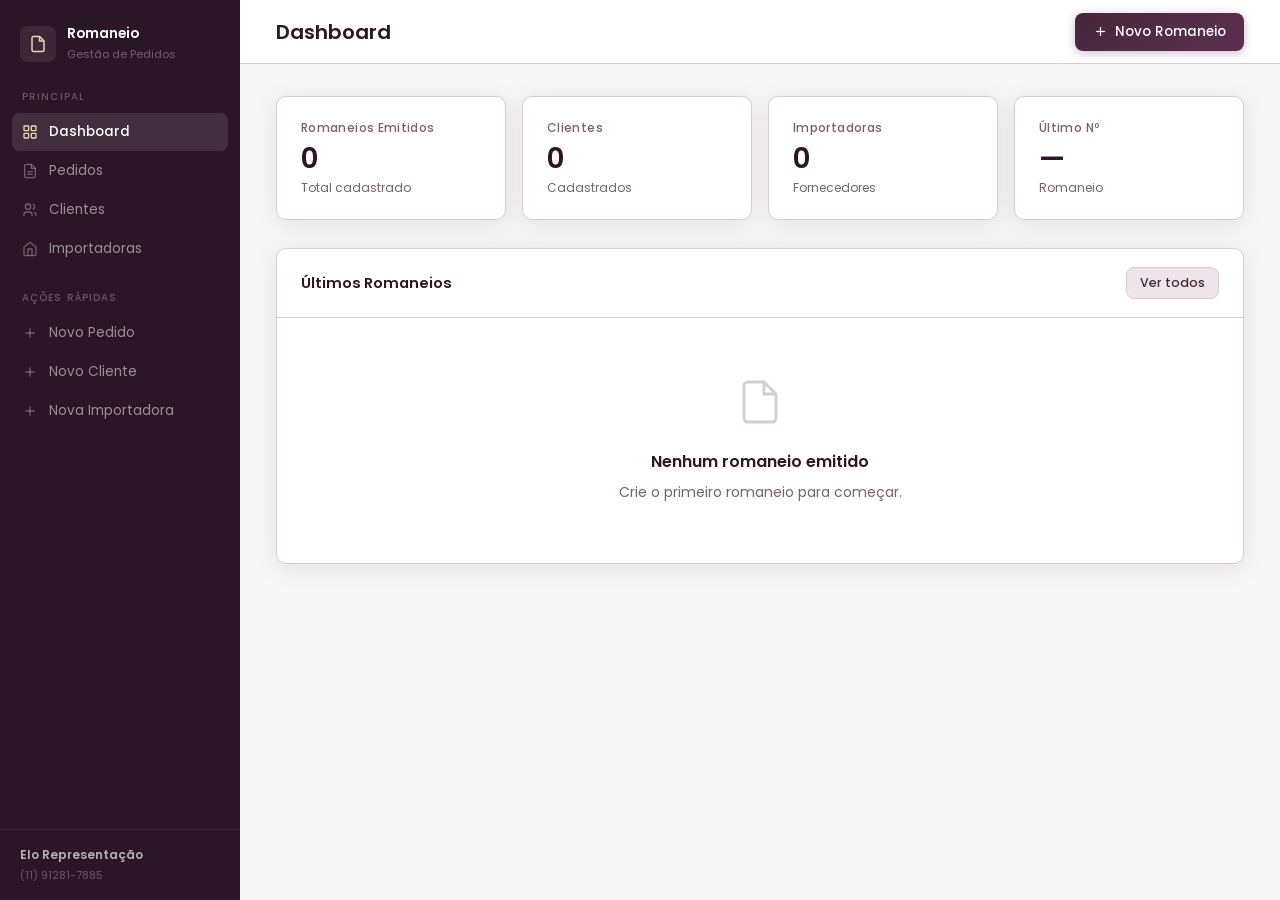
<file: index.html>
<!DOCTYPE html>
<html lang="pt-BR">
<head>
<meta charset="UTF-8">
<meta name="viewport" content="width=device-width, initial-scale=1.0">
<title>Elo Representações — Sistema de Romaneios</title>
<link href="https://fonts.googleapis.com/css2?family=Poppins:ital,wght@0,300;0,400;0,500;0,600;0,700;1,400&display=swap" rel="stylesheet">
<link rel="stylesheet" href="style.css">
</head>
<body>

<div class="layout">

  <!-- SIDEBAR -->
  <aside class="sidebar">
    <div class="sidebar-logo">
      <div class="logo-mark">
        <svg viewBox="0 0 24 24" fill="none" stroke="currentColor" stroke-width="2"><path d="M14 2H6a2 2 0 0 0-2 2v16a2 2 0 0 0 2 2h12a2 2 0 0 0 2-2V8z"/><polyline points="14 2 14 8 20 8"/></svg>
      </div>
      <div class="logo-text">
        <strong>Romaneio</strong>
        <span>Gestão de Pedidos</span>
      </div>
    </div>
    <nav class="sidebar-nav">
      <div class="nav-section">
        <div class="nav-label">Principal</div>
        <div class="nav-item active" onclick="showPage('dashboard', this)">
          <svg viewBox="0 0 24 24" fill="none" stroke="currentColor" stroke-width="2"><rect x="3" y="3" width="7" height="7" rx="1"/><rect x="14" y="3" width="7" height="7" rx="1"/><rect x="3" y="14" width="7" height="7" rx="1"/><rect x="14" y="14" width="7" height="7" rx="1"/></svg>
          Dashboard
        </div>
        <div class="nav-item" onclick="showPage('pedidos', this)">
          <svg viewBox="0 0 24 24" fill="none" stroke="currentColor" stroke-width="2"><path d="M14 2H6a2 2 0 0 0-2 2v16a2 2 0 0 0 2 2h12a2 2 0 0 0 2-2V8z"/><polyline points="14 2 14 8 20 8"/><line x1="16" y1="13" x2="8" y2="13"/><line x1="16" y1="17" x2="8" y2="17"/></svg>
          Pedidos
        </div>
        <div class="nav-item" onclick="showPage('clientes', this)">
          <svg viewBox="0 0 24 24" fill="none" stroke="currentColor" stroke-width="2"><circle cx="9" cy="7" r="4"/><path d="M3 21v-2a4 4 0 0 1 4-4h4a4 4 0 0 1 4 4v2"/><path d="M16 3.13a4 4 0 0 1 0 7.75"/><path d="M21 21v-2a4 4 0 0 0-3-3.87"/></svg>
          Clientes
        </div>
        <div class="nav-item" onclick="showPage('importadoras', this)">
          <svg viewBox="0 0 24 24" fill="none" stroke="currentColor" stroke-width="2"><path d="M3 9l9-7 9 7v11a2 2 0 0 1-2 2H5a2 2 0 0 1-2-2z"/><polyline points="9 22 9 12 15 12 15 22"/></svg>
          Importadoras
        </div>
      </div>
      <div class="nav-section">
        <div class="nav-label">Ações rápidas</div>
        <div class="nav-item" onclick="showPage('novo-pedido', this)">
          <svg viewBox="0 0 24 24" fill="none" stroke="currentColor" stroke-width="2"><line x1="12" y1="5" x2="12" y2="19"/><line x1="5" y1="12" x2="19" y2="12"/></svg>
          Novo Pedido
        </div>
        <div class="nav-item" onclick="openModal('modal-cliente')">
          <svg viewBox="0 0 24 24" fill="none" stroke="currentColor" stroke-width="2"><line x1="12" y1="5" x2="12" y2="19"/><line x1="5" y1="12" x2="19" y2="12"/></svg>
          Novo Cliente
        </div>
        <div class="nav-item" onclick="openModal('modal-importadora')">
          <svg viewBox="0 0 24 24" fill="none" stroke="currentColor" stroke-width="2"><line x1="12" y1="5" x2="12" y2="19"/><line x1="5" y1="12" x2="19" y2="12"/></svg>
          Nova Importadora
        </div>
      </div>
    </nav>
    <div class="sidebar-footer">
      <div class="sf-name">Elo Representação</div>
      <div class="sf-phone">(11) 91281-7885</div>
    </div>
  </aside>

  <!-- MAIN -->
  <main class="main">

    <!-- TOPBAR -->
    <div class="topbar">
      <span class="topbar-title" id="page-title">Dashboard</span>
      <div class="topbar-actions">
        <button class="btn btn-primary" onclick="showPage('novo-pedido', null)">
          <svg viewBox="0 0 24 24" fill="none" stroke="currentColor" stroke-width="2"><line x1="12" y1="5" x2="12" y2="19"/><line x1="5" y1="12" x2="19" y2="12"/></svg>
          Novo Romaneio
        </button>
      </div>
    </div>

    <!-- ───── DASHBOARD ───── -->
    <section class="page active" id="page-dashboard">
      <div class="dash-grid">
        <div class="stat-card c1">
          <div class="stat-label">Romaneios Emitidos</div>
          <div class="stat-value" id="stat-pedidos">0</div>
          <div class="stat-sub">Total cadastrado</div>
        </div>
        <div class="stat-card c2">
          <div class="stat-label">Clientes</div>
          <div class="stat-value" id="stat-clientes">0</div>
          <div class="stat-sub">Cadastrados</div>
        </div>
        <div class="stat-card c3">
          <div class="stat-label">Importadoras</div>
          <div class="stat-value" id="stat-importadoras">0</div>
          <div class="stat-sub">Fornecedores</div>
        </div>
        <div class="stat-card c4">
          <div class="stat-label">Último Nº</div>
          <div class="stat-value" id="stat-ultimo">—</div>
          <div class="stat-sub">Romaneio</div>
        </div>
      </div>
      <div class="recent-card">
        <div class="card-header">
          <span class="card-title">Últimos Romaneios</span>
          <button class="btn btn-secondary btn-sm" onclick="showPage('pedidos', null)">Ver todos</button>
        </div>
        <div class="table-wrap" id="dash-recent">
          <div class="empty-state">
            <svg viewBox="0 0 24 24" fill="none" stroke="currentColor" stroke-width="1.5"><path d="M14 2H6a2 2 0 0 0-2 2v16a2 2 0 0 0 2 2h12a2 2 0 0 0 2-2V8z"/><polyline points="14 2 14 8 20 8"/></svg>
            <h3>Nenhum romaneio emitido</h3>
            <p>Crie o primeiro romaneio para começar.</p>
          </div>
        </div>
      </div>
    </section>

    <!-- ───── CLIENTES ───── -->
    <section class="page" id="page-clientes">
      <div class="recent-card">
        <div class="search-row">
          <div class="search-wrap">
            <svg viewBox="0 0 24 24" fill="none" stroke="currentColor" stroke-width="2"><circle cx="11" cy="11" r="8"/><line x1="21" y1="21" x2="16.65" y2="16.65"/></svg>
            <input type="text" placeholder="Buscar clientes..." id="search-clientes" oninput="filterTable('clientes')">
          </div>
          <button class="btn btn-primary" onclick="openModal('modal-cliente')">
            <svg viewBox="0 0 24 24" fill="none" stroke="currentColor" stroke-width="2"><line x1="12" y1="5" x2="12" y2="19"/><line x1="5" y1="12" x2="19" y2="12"/></svg>
            Novo Cliente
          </button>
        </div>
        <div class="table-wrap">
          <table id="table-clientes">
            <thead>
              <tr>
                <th>Nome / Razão Social</th>
                <th>Apelido</th>
                <th>Tipo</th>
                <th>CPF / CNPJ</th>
                <th>Cidade</th>
                <th>Telefone</th>
                <th>Situação</th>
                <th></th>
              </tr>
            </thead>
            <tbody id="tbody-clientes">
              <tr><td colspan="8" style="padding:0"><div class="empty-state"><svg viewBox="0 0 24 24" fill="none" stroke="currentColor" stroke-width="1.5"><circle cx="9" cy="7" r="4"/><path d="M3 21v-2a4 4 0 0 1 4-4h4a4 4 0 0 1 4 4v2"/></svg><h3>Nenhum cliente cadastrado</h3><p>Clique em "Novo Cliente" para adicionar.</p></div></td></tr>
            </tbody>
          </table>
        </div>
      </div>
    </section>

    <!-- ───── IMPORTADORAS ───── -->
    <section class="page" id="page-importadoras">
      <div class="recent-card">
        <div class="search-row">
          <div class="search-wrap">
            <svg viewBox="0 0 24 24" fill="none" stroke="currentColor" stroke-width="2"><circle cx="11" cy="11" r="8"/><line x1="21" y1="21" x2="16.65" y2="16.65"/></svg>
            <input type="text" placeholder="Buscar importadoras..." id="search-importadoras" oninput="filterTable('importadoras')">
          </div>
          <button class="btn btn-primary" onclick="openModal('modal-importadora')">
            <svg viewBox="0 0 24 24" fill="none" stroke="currentColor" stroke-width="2"><line x1="12" y1="5" x2="12" y2="19"/><line x1="5" y1="12" x2="19" y2="12"/></svg>
            Nova Importadora
          </button>
        </div>
        <div class="table-wrap">
          <table id="table-importadoras">
            <thead>
              <tr>
                <th>Apelido</th>
                <th>Nome Fantasia</th>
                <th>CNPJ</th>
                <th>Banco</th>
                <th>PIX</th>
                <th>Comissão</th>
                <th>Fator X</th>
                <th></th>
              </tr>
            </thead>
            <tbody id="tbody-importadoras">
              <tr><td colspan="8" style="padding:0"><div class="empty-state"><svg viewBox="0 0 24 24" fill="none" stroke="currentColor" stroke-width="1.5"><path d="M3 9l9-7 9 7v11a2 2 0 0 1-2 2H5a2 2 0 0 1-2-2z"/></svg><h3>Nenhuma importadora cadastrada</h3><p>Clique em "Nova Importadora" para adicionar.</p></div></td></tr>
            </tbody>
          </table>
        </div>
      </div>
    </section>

    <!-- ───── PEDIDOS ───── -->
    <section class="page" id="page-pedidos">
      <div class="recent-card">
        <div class="search-row">
          <div class="search-wrap">
            <svg viewBox="0 0 24 24" fill="none" stroke="currentColor" stroke-width="2"><circle cx="11" cy="11" r="8"/><line x1="21" y1="21" x2="16.65" y2="16.65"/></svg>
            <input type="text" placeholder="Buscar romaneios..." id="search-pedidos" oninput="filterTable('pedidos')">
          </div>
          <button class="btn btn-primary" onclick="showPage('novo-pedido', null)">
            <svg viewBox="0 0 24 24" fill="none" stroke="currentColor" stroke-width="2"><line x1="12" y1="5" x2="12" y2="19"/><line x1="5" y1="12" x2="19" y2="12"/></svg>
            Novo Romaneio
          </button>
        </div>
        <div class="table-wrap">
          <table id="table-pedidos">
            <thead>
              <tr>
                <th>Nº Romaneio</th>
                <th>Data</th>
                <th>Cliente</th>
                <th>Fornecedor</th>
                <th>NF</th>
                <th>Valor Total</th>
                <th>Transporte</th>
                <th></th>
              </tr>
            </thead>
            <tbody id="tbody-pedidos">
              <tr><td colspan="8" style="padding:0"><div class="empty-state"><svg viewBox="0 0 24 24" fill="none" stroke="currentColor" stroke-width="1.5"><path d="M14 2H6a2 2 0 0 0-2 2v16a2 2 0 0 0 2 2h12a2 2 0 0 0 2-2V8z"/></svg><h3>Nenhum romaneio emitido</h3><p>Clique em "Novo Romaneio" para criar.</p></div></td></tr>
            </tbody>
          </table>
        </div>
      </div>
    </section>

    <!-- ───── NOVO PEDIDO ───── -->
    <section class="page" id="page-novo-pedido">

      <div class="form-card">
        <div class="form-section">
          <div class="section-title">Identificação do Romaneio</div>
          <div class="form-grid col-4">
            <div class="field">
              <label>Nº Romaneio</label>
              <input type="text" id="ped-numero" placeholder="00001">
            </div>
            <div class="field">
              <label>Data</label>
              <input type="date" id="ped-data">
            </div>
            <div class="field">
              <label>Nota Fiscal</label>
              <input type="text" id="ped-nf" placeholder="Ex: 9695">
            </div>
            <div class="field">
              <label>Coleta</label>
              <input type="text" id="ped-coleta" placeholder="Ex: 001">
            </div>
          </div>
        </div>

        <div class="form-section">
          <div class="section-title">Partes Envolvidas</div>
          <div class="form-grid col-3">
            <div class="field">
              <label>Cliente</label>
              <select id="ped-cliente">
                <option value="">— Selecione o cliente —</option>
              </select>
            </div>
            <div class="field">
              <label>Fornecedor / Importadora</label>
              <select id="ped-fornecedor">
                <option value="">— Selecione a importadora —</option>
              </select>
            </div>
            <div class="field">
              <label>Vendedor(a)</label>
              <input type="text" id="ped-vendedor" placeholder="Nome do vendedor">
            </div>
          </div>
          <div class="form-grid col-2" style="margin-top:16px">
            <div class="field">
              <label>Nº Pedido Importadora</label>
              <input type="text" id="ped-num-imp" placeholder="Número do pedido na importadora">
            </div>
            <div class="field">
              <label>Transporte</label>
              <select id="ped-transporte">
                <option>ENTREGA</option>
                <option>COLETA</option>
                <option>SEDEX</option>
                <option>PAC</option>
                <option>TRANSPORTADORA</option>
                <option>RETIRADA</option>
              </select>
            </div>
          </div>
        </div>

        <div class="form-section">
          <div class="section-title">Itens do Pedido</div>
          <div class="table-wrap">
            <table class="items-table">
              <thead>
                <tr>
                  <th style="width:70px">Quant</th>
                  <th style="width:80px">Unid</th>
                  <th style="width:110px">Referência</th>
                  <th>Produto</th>
                  <th style="width:80px">Desc %</th>
                  <th style="width:110px">Preço (R$)</th>
                  <th style="width:110px">Total (R$)</th>
                  <th style="width:40px"></th>
                </tr>
              </thead>
              <tbody id="items-tbody"></tbody>
            </table>
          </div>
          <div class="items-footer">
            <button class="btn btn-secondary" onclick="addItem()">
              <svg viewBox="0 0 24 24" fill="none" stroke="currentColor" stroke-width="2"><line x1="12" y1="5" x2="12" y2="19"/><line x1="5" y1="12" x2="19" y2="12"/></svg>
              Adicionar Item
            </button>
            <div class="totals-box">
              <div class="totals-row">
                <span class="totals-label">Subtotal:</span>
                <span class="totals-value" id="tot-subtotal">R$ 0,00</span>
              </div>
              <div class="totals-row">
                <span class="totals-label">Desconto:</span>
                <span class="totals-value" id="tot-desconto">R$ 0,00</span>
              </div>
              <div class="totals-row">
                <span class="totals-label">Imposto:</span>
                <span class="totals-value" id="tot-imposto">R$ 0,00</span>
              </div>
              <div class="totals-row">
                <span class="totals-label">VALOR TOTAL:</span>
                <span class="totals-value" id="tot-total">R$ 0,00</span>
              </div>
            </div>
          </div>
        </div>

        <div class="form-section">
          <div class="section-title">Vencimentos</div>
          <div id="vencimentos-list"></div>
          <div style="margin-top:12px; display:flex; gap:10px">
            <button class="btn btn-secondary btn-sm" onclick="addVencimento()">+ Adicionar Vencimento</button>
          </div>
        </div>

        <div class="form-section">
          <div class="section-title">Observações</div>
          <div class="field">
            <textarea id="ped-obs" placeholder="Observações adicionais, dados bancários para pagamento, etc..."></textarea>
          </div>
        </div>

        <div class="form-section" style="display:flex; justify-content:flex-end; gap:12px; padding-top:20px">
          <button class="btn btn-secondary" onclick="showPage('pedidos', null)">Cancelar</button>
          <button class="btn btn-secondary" onclick="previewRomaneio()">
            <svg viewBox="0 0 24 24" fill="none" stroke="currentColor" stroke-width="2"><path d="M1 12s4-8 11-8 11 8 11 8-4 8-11 8-11-8-11-8z"/><circle cx="12" cy="12" r="3"/></svg>
            Pré-visualizar
          </button>
          <button class="btn btn-gold" onclick="savePedido()">
            <svg viewBox="0 0 24 24" fill="none" stroke="currentColor" stroke-width="2"><path d="M19 21H5a2 2 0 0 1-2-2V5a2 2 0 0 1 2-2h11l5 5v11a2 2 0 0 1-2 2z"/><polyline points="17 21 17 13 7 13 7 21"/><polyline points="7 3 7 8 15 8"/></svg>
            Salvar Romaneio
          </button>
          <button class="btn btn-primary" onclick="gerarPDF()">
            <svg viewBox="0 0 24 24" fill="none" stroke="currentColor" stroke-width="2"><path d="M21 15v4a2 2 0 0 1-2 2H5a2 2 0 0 1-2-2v-4"/><polyline points="7 10 12 15 17 10"/><line x1="12" y1="15" x2="12" y2="3"/></svg>
            Gerar PDF
          </button>
        </div>
      </div>
    </section>

  </main>
</div>

<!-- ───── MODAL CLIENTE ───── -->
<div class="modal-overlay" id="modal-cliente">
  <div class="modal" style="max-width:700px; max-height:90vh; overflow-y:auto">
    <div class="modal-title">Cadastro de Cliente</div>
    <div class="modal-sub">Preencha os dados do cliente.</div>

    <div style="display:flex;flex-direction:column;gap:16px">
      <div class="form-grid col-2">
        <div class="field">
          <label>Nome / Razão Social</label>
          <input type="text" id="cli-nome" placeholder="Nome completo ou razão social">
        </div>
        <div class="field">
          <label>Apelido</label>
          <input type="text" id="cli-apelido" placeholder="Como é chamado">
        </div>
      </div>
      <div class="form-grid col-2">
        <div class="field">
          <label>Nome Fantasia</label>
          <input type="text" id="cli-fantasia" placeholder="Nome fantasia">
        </div>
        <div class="field">
          <label>Tipo de Pessoa</label>
          <div class="radio-group">
            <label class="radio-pill">
              <input type="radio" name="cli-tipo" value="PF" checked>
              <span class="radio-dot"></span> Física (PF)
            </label>
            <label class="radio-pill">
              <input type="radio" name="cli-tipo" value="PJ">
              <span class="radio-dot"></span> Jurídica (PJ)
            </label>
          </div>
        </div>
      </div>
      <div class="form-grid col-3">
        <div class="field">
          <label>CPF / CNPJ</label>
          <input type="text" id="cli-doc" placeholder="000.000.000-00">
        </div>
        <div class="field">
          <label>Inscrição Estadual (IE)</label>
          <input type="text" id="cli-ie" placeholder="IE">
        </div>
        <div class="field">
          <label>Situação</label>
          <select id="cli-situacao">
            <option value="Ativo">Ativo</option>
            <option value="Inativo">Inativo</option>
            <option value="Inadimplente">Inadimplente</option>
          </select>
        </div>
      </div>
      <div class="form-grid col-1">
        <div class="field">
          <label>Endereço</label>
          <input type="text" id="cli-endereco" placeholder="Rua, número, complemento">
        </div>
      </div>
      <div class="form-grid col-3">
        <div class="field">
          <label>Cidade</label>
          <input type="text" id="cli-cidade">
        </div>
        <div class="field">
          <label>Estado</label>
          <select id="cli-estado">
            <option>SP</option><option>RJ</option><option>MG</option><option>RS</option><option>PR</option><option>SC</option><option>BA</option><option>GO</option><option>DF</option><option>AM</option><option>PA</option><option>CE</option><option>PE</option><option>ES</option><option>MS</option><option>MT</option><option>RO</option><option>AC</option><option>AP</option><option>RR</option><option>TO</option><option>MA</option><option>PI</option><option>RN</option><option>PB</option><option>AL</option><option>SE</option>
          </select>
        </div>
        <div class="field">
          <label>CEP</label>
          <input type="text" id="cli-cep" placeholder="00000-000">
        </div>
      </div>
      <div class="form-grid col-3">
        <div class="field">
          <label>Telefone</label>
          <input type="text" id="cli-tel" placeholder="(11) 0000-0000">
        </div>
        <div class="field">
          <label>Celular</label>
          <input type="text" id="cli-cel" placeholder="(11) 90000-0000">
        </div>
        <div class="field">
          <label>Transportadora</label>
          <input type="text" id="cli-transp" placeholder="Nome da transportadora">
        </div>
      </div>
      <div>
        <div class="section-title" style="margin-bottom:12px">E-mails (até 5)</div>
        <div style="display:flex;flex-direction:column;gap:8px">
          <div class="field"><input type="email" class="cli-email" placeholder="E-mail 1"></div>
          <div class="field"><input type="email" class="cli-email" placeholder="E-mail 2 (opcional)"></div>
          <div class="field"><input type="email" class="cli-email" placeholder="E-mail 3 (opcional)"></div>
          <div class="field"><input type="email" class="cli-email" placeholder="E-mail 4 (opcional)"></div>
          <div class="field"><input type="email" class="cli-email" placeholder="E-mail 5 (opcional)"></div>
        </div>
      </div>
    </div>

    <div class="modal-actions">
      <button class="btn btn-secondary" onclick="closeModal('modal-cliente')">Cancelar</button>
      <button class="btn btn-primary" onclick="saveCliente()">Salvar Cliente</button>
    </div>
  </div>
</div>

<!-- ───── MODAL IMPORTADORA ───── -->
<div class="modal-overlay" id="modal-importadora">
  <div class="modal" style="max-width:680px; max-height:90vh; overflow-y:auto">
    <div class="modal-title">Cadastro de Importadora</div>
    <div class="modal-sub">Dados do fornecedor / importadora.</div>

    <div style="display:flex;flex-direction:column;gap:16px">
      <div class="form-grid col-2">
        <div class="field">
          <label>Apelido</label>
          <input type="text" id="imp-apelido" placeholder="Apelido interno">
        </div>
        <div class="field">
          <label>Nome da Importadora</label>
          <input type="text" id="imp-nome" placeholder="Razão social">
        </div>
      </div>
      <div class="form-grid col-2">
        <div class="field">
          <label>Nome Fantasia</label>
          <input type="text" id="imp-fantasia" placeholder="Nome fantasia">
        </div>
        <div class="field">
          <label>CNPJ</label>
          <input type="text" id="imp-cnpj" placeholder="00.000.000/0001-00">
        </div>
      </div>
      <div class="form-grid col-2">
        <div class="field">
          <label>CPF</label>
          <input type="text" id="imp-cpf" placeholder="000.000.000-00">
        </div>
        <div class="field">
          <label>PIX</label>
          <input type="text" id="imp-pix" placeholder="Chave PIX">
        </div>
      </div>
      <div style="margin-top:4px">
        <div class="section-title" style="margin-bottom:12px">Dados Bancários</div>
      </div>
      <div class="form-grid col-2">
        <div class="field">
          <label>Banco</label>
          <input type="text" id="imp-banco" placeholder="Ex: Bradesco, Itaú, Caixa">
        </div>
        <div class="field">
          <label>Agência</label>
          <input type="text" id="imp-agencia" placeholder="Ex: 0125">
        </div>
      </div>
      <div class="form-grid col-2">
        <div class="field">
          <label>Tipo de Conta</label>
          <select id="imp-tipo-conta">
            <option>Conta Corrente</option>
            <option>Conta Poupança</option>
            <option>Conta Salário</option>
          </select>
        </div>
        <div class="field">
          <label>Número da Conta</label>
          <input type="text" id="imp-conta" placeholder="Ex: 3027-9">
        </div>
      </div>
      <div style="margin-top:4px">
        <div class="section-title" style="margin-bottom:12px">Parâmetros Comerciais</div>
      </div>
      <div class="form-grid col-2">
        <div class="field">
          <label>Comissão (%)</label>
          <input type="number" id="imp-comissao" placeholder="Ex: 5" min="0" max="100" step="0.1">
        </div>
        <div class="field">
          <label>Fator X</label>
          <input type="number" id="imp-fatorx" placeholder="Ex: 1.5" min="0" step="0.01">
        </div>
      </div>
    </div>

    <div class="modal-actions">
      <button class="btn btn-secondary" onclick="closeModal('modal-importadora')">Cancelar</button>
      <button class="btn btn-primary" onclick="saveImportadora()">Salvar Importadora</button>
    </div>
  </div>
</div>

<!-- ───── MODAL PREVIEW ───── -->
<div class="modal-overlay" id="modal-preview">
  <div class="modal" style="max-width:860px; max-height:92vh; overflow-y:auto; padding:0">
    <div style="padding:20px 28px; border-bottom:1px solid var(--border); display:flex;align-items:center;justify-content:space-between">
      <span style="font-family:'Poppins',sans-serif;font-weight:700;font-size:18px">Pré-visualização do Romaneio</span>
      <div style="display:flex;gap:10px">
        <button class="btn btn-ghost btn-sm" onclick="closeModal('modal-preview')">Fechar</button>
        <button class="btn btn-primary btn-sm" onclick="gerarPDF()">
          <svg viewBox="0 0 24 24" fill="none" stroke="currentColor" stroke-width="2" style="width:14px;height:14px"><path d="M21 15v4a2 2 0 0 1-2 2H5a2 2 0 0 1-2-2v-4"/><polyline points="7 10 12 15 17 10"/><line x1="12" y1="15" x2="12" y2="3"/></svg>
          Gerar PDF
        </button>
      </div>
    </div>
    <div style="padding:28px" id="preview-content"></div>
  </div>
</div>

<!-- TOAST -->
<div class="toast" id="toast">
  <svg viewBox="0 0 24 24" fill="none" stroke="currentColor" stroke-width="2"><polyline points="20 6 9 17 4 12"/></svg>
  <span id="toast-msg">Salvo com sucesso!</span>
</div>

<script src="script.js"></script>
</body>
</html>
</file>
<file: style.css>
:root {
  --purple: #47263b;
  --purple-light: #5c3050;
  --purple-pale: #f0e8ed;
  --purple-muted: #b89aaa;
  --gold: #c4b07a;
  --gold-light: #e5d8af;
  --dark: #2e1626;
  --mid: #3d1e31;
  --surface: #F7F7F7;
  --surface2: #ede5e9;
  --text: #2e1626;
  --text-muted: #7a5f6e;
  --border: #d9ccd2;
  --danger: #C0392B;
  --success: #1E7A4A;
  --radius: 10px;
  --shadow: 0 4px 24px rgba(71,38,59,0.10);
  --shadow-lg: 0 8px 40px rgba(71,38,59,0.18);
}

* { box-sizing: border-box; margin: 0; padding: 0; }

body {
  font-family: 'Poppins', sans-serif;
  background: var(--dark);
  color: var(--text);
  min-height: 100vh;
  display: flex;
  flex-direction: column;
}

/* ── SIDEBAR ── */
.layout { display: flex; min-height: 100vh; }

.sidebar {
  width: 240px;
  min-height: 100vh;
  background: #2b1628;
  display: flex;
  flex-direction: column;
  position: fixed;
  top: 0; left: 0; bottom: 0;
  z-index: 100;
}

.sidebar-logo {
  padding: 26px 20px 20px;
  display: flex; align-items: center; gap: 11px;
}

.logo-mark {
  width: 36px; height: 36px;
  background: rgba(255,255,255,0.08);
  border-radius: 8px;
  display: flex; align-items: center; justify-content: center;
  flex-shrink: 0;
}
.logo-mark svg { width: 18px; height: 18px; color: var(--gold-light); }

.logo-text { line-height: 1.25; }
.logo-text strong {
  display: block; color: #fff;
  font-size: 13.5px; font-weight: 600;
}
.logo-text span { font-size: 11px; color: rgba(255,255,255,0.32); font-weight: 400; }

.sidebar-nav { padding: 6px 12px; flex: 1; display: flex; flex-direction: column; gap: 22px; }

.nav-section { display: flex; flex-direction: column; gap: 1px; }
.nav-label {
  font-size: 10px; letter-spacing: 0.11em; text-transform: uppercase;
  color: rgba(255,255,255,0.28); padding: 0 10px 7px;
  font-weight: 500;
}

.nav-item {
  display: flex; align-items: center; gap: 11px;
  padding: 9px 10px; border-radius: 7px;
  cursor: pointer; transition: background 0.14s, color 0.14s;
  color: rgba(255,255,255,0.52); font-size: 13.5px; font-weight: 400;
  user-select: none;
}
.nav-item:hover { background: rgba(255,255,255,0.06); color: rgba(255,255,255,0.85); }
.nav-item.active {
  background: rgba(255,255,255,0.10);
  color: #fff;
  font-weight: 500;
}
.nav-item svg { width: 16px; height: 16px; flex-shrink: 0; opacity: 0.6; }
.nav-item.active svg { opacity: 1; color: var(--gold-light); }

.sidebar-footer {
  padding: 16px 20px;
  border-top: 1px solid rgba(255,255,255,0.07);
}
.sidebar-footer .sf-name {
  font-size: 12px; font-weight: 600; color: rgba(255,255,255,0.65);
  margin-bottom: 3px;
}
.sidebar-footer .sf-phone {
  font-size: 11px; color: rgba(255,255,255,0.28);
}

/* ── MAIN CONTENT ── */
.main {
  margin-left: 240px;
  flex: 1;
  background: var(--surface);
  min-height: 100vh;
  display: flex; flex-direction: column;
}

.topbar {
  background: #fff;
  border-bottom: 1px solid var(--border);
  padding: 0 36px;
  height: 64px;
  display: flex; align-items: center; justify-content: space-between;
  position: sticky; top: 0; z-index: 50;
}

.topbar-title {
  font-family: 'Poppins', sans-serif; font-weight: 600;
  font-size: 20px; color: var(--dark);
}

.topbar-actions { display: flex; align-items: center; gap: 10px; }

.btn {
  display: inline-flex; align-items: center; gap: 7px;
  padding: 9px 18px; border-radius: 8px;
  font-family: 'Poppins', sans-serif; font-size: 13.5px; font-weight: 500;
  cursor: pointer; border: none; transition: all 0.18s;
  text-decoration: none;
}
.btn svg { width: 15px; height: 15px; }
.btn-primary {
  background: linear-gradient(135deg, var(--purple), var(--purple-light));
  color: #fff;
  box-shadow: 0 2px 10px rgba(91,31,106,0.30);
}
.btn-primary:hover { transform: translateY(-1px); box-shadow: 0 4px 16px rgba(91,31,106,0.40); }
.btn-secondary {
  background: var(--surface2); color: var(--purple);
  border: 1px solid var(--border);
}
.btn-secondary:hover { background: var(--purple-pale); }
.btn-ghost { background: transparent; color: var(--text-muted); padding: 9px 12px; }
.btn-ghost:hover { background: var(--surface2); color: var(--text); }
.btn-danger { background: #FEE; color: var(--danger); border: 1px solid #FCCCCC; }
.btn-danger:hover { background: #FCCCCC; }
.btn-gold {
  background: linear-gradient(135deg, #c4b07a, var(--gold-light));
  color: var(--dark);
  box-shadow: 0 2px 10px rgba(229,216,175,0.35);
}
.btn-gold:hover { transform: translateY(-1px); box-shadow: 0 4px 16px rgba(229,216,175,0.45); }
.btn-sm { padding: 6px 13px; font-size: 12.5px; }

/* ── PAGE SECTIONS ── */
.page { display: none; padding: 32px 36px; }
.page.active { display: block; }

/* ── DASHBOARD ── */
.dash-grid {
  display: grid;
  grid-template-columns: repeat(4, 1fr);
  gap: 16px; margin-bottom: 28px;
}
.stat-card {
  background: #fff; border-radius: var(--radius);
  padding: 22px 24px;
  border: 1px solid var(--border);
  box-shadow: var(--shadow);
  position: relative; overflow: hidden;
}

.stat-label { font-size: 12px; color: var(--text-muted); margin-bottom: 8px; font-weight: 500; letter-spacing: 0.03em; }
.stat-value { font-size: 28px; font-weight: 600; color: var(--dark); line-height: 1; margin-bottom: 6px; }
.stat-sub { font-size: 12px; color: var(--text-muted); }

.recent-card {
  background: #fff; border-radius: var(--radius);
  border: 1px solid var(--border); box-shadow: var(--shadow);
  overflow: hidden;
}
.card-header {
  padding: 18px 24px;
  border-bottom: 1px solid var(--border);
  display: flex; align-items: center; justify-content: space-between;
}
.card-title { font-weight: 600; font-size: 14.5px; color: var(--dark); }

/* ── TABLE ── */
.table-wrap { overflow-x: auto; }
table { width: 100%; border-collapse: collapse; font-size: 13.5px; }
thead th {
  background: var(--surface2); color: var(--text-muted);
  font-size: 11.5px; font-weight: 600; letter-spacing: 0.05em; text-transform: uppercase;
  padding: 11px 16px; text-align: left; border-bottom: 1px solid var(--border);
  white-space: nowrap;
}
tbody tr { border-bottom: 1px solid var(--border); transition: background 0.12s; }
tbody tr:last-child { border-bottom: none; }
tbody tr:hover { background: var(--surface2); }
tbody td { padding: 12px 16px; color: var(--text); }

.badge {
  display: inline-block; padding: 3px 9px; border-radius: 20px;
  font-size: 11px; font-weight: 600;
}
.badge-green { background: #D1FAE5; color: #065F46; }
.badge-yellow { background: #FEF3C7; color: #92400E; }
.badge-red { background: #FEE2E2; color: #991B1B; }
.badge-blue { background: #DBEAFE; color: #1E40AF; }
.badge-purple { background: var(--purple-pale); color: var(--purple); }

/* ── FORMS ── */
.form-card {
  background: #fff; border-radius: var(--radius);
  border: 1px solid var(--border); box-shadow: var(--shadow);
  overflow: hidden; margin-bottom: 20px;
}
.form-section { padding: 24px; }
.form-section + .form-section { border-top: 1px solid var(--border); }
.section-title {
  font-size: 13px; font-weight: 600; color: var(--purple);
  letter-spacing: 0.05em; text-transform: uppercase;
  margin-bottom: 18px;
  display: flex; align-items: center; gap: 8px;
}
.section-title::after {
  content: ''; flex: 1; height: 1px; background: var(--border);
}

.form-grid { display: grid; gap: 16px; }
.col-2 { grid-template-columns: 1fr 1fr; }
.col-3 { grid-template-columns: 1fr 1fr 1fr; }
.col-4 { grid-template-columns: 1fr 1fr 1fr 1fr; }
.col-1-2 { grid-template-columns: 1fr 2fr; }
.col-2-1 { grid-template-columns: 2fr 1fr; }
.span-2 { grid-column: span 2; }
.span-3 { grid-column: span 3; }
.span-4 { grid-column: span 4; }

.field { display: flex; flex-direction: column; gap: 6px; }
.field label {
  font-size: 12px; font-weight: 600; color: var(--text-muted);
  letter-spacing: 0.03em; text-transform: uppercase;
}
.field input, .field select, .field textarea {
  padding: 10px 14px; border-radius: 8px;
  border: 1.5px solid var(--border);
  font-family: 'Poppins', sans-serif; font-size: 14px;
  color: var(--text); background: #fff;
  transition: border-color 0.15s, box-shadow 0.15s;
  outline: none;
}
.field input:focus, .field select:focus, .field textarea:focus {
  border-color: var(--purple-light);
  box-shadow: 0 0 0 3px rgba(91,31,106,0.10);
}
.field textarea { resize: vertical; min-height: 80px; }
.field select { appearance: none; background-image: url("data:image/svg+xml,%3Csvg xmlns='http://www.w3.org/2000/svg' width='12' height='8' viewBox='0 0 12 8'%3E%3Cpath d='M1 1l5 5 5-5' stroke='%237A6480' stroke-width='1.8' fill='none' stroke-linecap='round'/%3E%3C/svg%3E"); background-repeat: no-repeat; background-position: right 14px center; padding-right: 36px; }

.radio-group { display: flex; gap: 12px; flex-wrap: wrap; align-items: center; }
.radio-pill {
  display: flex; align-items: center; gap: 7px;
  padding: 9px 16px; border-radius: 8px; cursor: pointer;
  border: 1.5px solid var(--border); transition: all 0.15s;
  font-size: 13.5px; color: var(--text-muted); font-weight: 500;
  user-select: none;
}
.radio-pill input { display: none; }
.radio-pill:has(input:checked) {
  border-color: var(--purple);
  background: var(--purple-pale);
  color: var(--purple);
}
.radio-dot {
  width: 14px; height: 14px; border-radius: 50%;
  border: 2px solid currentColor; display: flex; align-items: center; justify-content: center;
}
.radio-dot::after { content: ''; width: 6px; height: 6px; border-radius: 50%; background: transparent; }
.radio-pill:has(input:checked) .radio-dot::after { background: var(--purple); }

/* ── ITEMS TABLE IN PEDIDO ── */
.items-table { width: 100%; border-collapse: collapse; font-size: 13.5px; }
.items-table thead th {
  background: var(--surface2); color: var(--text-muted);
  font-size: 11px; font-weight: 600; letter-spacing: 0.06em; text-transform: uppercase;
  padding: 10px 12px; text-align: left; border-bottom: 1px solid var(--border);
}
.items-table tbody tr { border-bottom: 1px solid var(--border); }
.items-table tbody td { padding: 8px 4px; }
.items-table tbody td input, .items-table tbody td select {
  padding: 8px 10px; border-radius: 6px;
  border: 1.5px solid transparent; width: 100%;
  font-family: 'Poppins', sans-serif; font-size: 13px;
  background: transparent; outline: none; transition: all 0.15s;
  color: var(--text);
}
.items-table tbody td input:focus, .items-table tbody td select:focus {
  border-color: var(--purple-light); background: #fff;
  box-shadow: 0 0 0 3px rgba(91,31,106,0.08);
}
.items-table .total-cell { font-weight: 600; color: var(--dark); padding: 8px 12px; }
.remove-row { background: none; border: none; cursor: pointer; color: #CCC; transition: color 0.15s; padding: 6px; }
.remove-row:hover { color: var(--danger); }

.items-footer {
  padding: 16px 24px;
  border-top: 1px solid var(--border);
  display: flex; align-items: center; justify-content: space-between;
  background: var(--surface2);
}

.totals-box { text-align: right; }
.totals-row { display: flex; align-items: center; justify-content: flex-end; gap: 24px; font-size: 13.5px; margin-bottom: 6px; }
.totals-row:last-child { margin-bottom: 0; font-size: 15px; font-weight: 700; color: var(--dark); }
.totals-label { color: var(--text-muted); min-width: 120px; text-align: right; }
.totals-value { min-width: 100px; text-align: right; font-weight: 500; }

/* ── MODAL ── */
.modal-overlay {
  display: none; position: fixed; inset: 0;
  background: rgba(26,13,32,0.6); z-index: 1000;
  align-items: center; justify-content: center;
  backdrop-filter: blur(4px);
}
.modal-overlay.open { display: flex; }
.modal {
  background: #fff; border-radius: 14px;
  box-shadow: var(--shadow-lg);
  width: 90%; max-width: 500px;
  padding: 28px;
  animation: modal-in 0.2s ease;
}
@keyframes modal-in { from { opacity:0; transform: scale(0.96) translateY(10px); } to { opacity:1; transform: none; } }
.modal-title { font-family: 'Poppins', sans-serif; font-weight: 600; font-size: 22px; margin-bottom: 8px; color: var(--dark); }
.modal-sub { font-size: 14px; color: var(--text-muted); margin-bottom: 24px; }
.modal-actions { display: flex; justify-content: flex-end; gap: 10px; margin-top: 24px; }

/* ── EMPTY STATE ── */
.empty-state {
  text-align: center; padding: 60px 20px;
  color: var(--text-muted);
}
.empty-state svg { width: 48px; height: 48px; margin-bottom: 16px; opacity: 0.3; }
.empty-state h3 { font-size: 16px; font-weight: 600; margin-bottom: 8px; color: var(--dark); }
.empty-state p { font-size: 14px; }

/* ── VENCIMENTOS ── */
.venc-item {
  display: flex; align-items: center; gap: 12px;
  padding: 10px 0; border-bottom: 1px solid var(--border);
}
.venc-item:last-child { border-bottom: none; }
.venc-label { font-size: 13px; color: var(--text-muted); flex: 1; }
.venc-input { max-width: 140px; }
.venc-val { max-width: 130px; }

/* ── SEARCH BAR ── */
.search-row {
  display: flex; gap: 12px; align-items: center;
  padding: 16px 24px; border-bottom: 1px solid var(--border);
}
.search-wrap { position: relative; flex: 1; max-width: 320px; }
.search-wrap svg { position: absolute; left: 12px; top: 50%; transform: translateY(-50%); width: 15px; height: 15px; color: var(--text-muted); }
.search-wrap input {
  padding: 9px 14px 9px 36px; border-radius: 8px;
  border: 1.5px solid var(--border); width: 100%;
  font-family: 'Poppins', sans-serif; font-size: 13.5px;
  color: var(--text); outline: none; transition: all 0.15s;
}
.search-wrap input:focus { border-color: var(--purple-light); box-shadow: 0 0 0 3px rgba(91,31,106,0.10); }

/* ── TOAST ── */
.toast {
  position: fixed; bottom: 28px; right: 28px; z-index: 9999;
  background: var(--dark); color: #fff;
  padding: 14px 20px; border-radius: 10px;
  font-size: 13.5px; display: flex; align-items: center; gap: 10px;
  box-shadow: 0 8px 32px rgba(0,0,0,0.3);
  transform: translateY(20px); opacity: 0;
  transition: all 0.25s;
  pointer-events: none;
}
.toast.show { transform: none; opacity: 1; }
.toast.success { background: var(--success); }
.toast svg { width: 16px; height: 16px; }

/* ── PEDIDO PREVIEW ── */
.romaneio-preview {
  background: #fff; padding: 40px;
  max-width: 800px; margin: 0 auto;
  border: 1px solid var(--border); border-radius: var(--radius);
  font-size: 13px;
}
.rom-header { display: flex; justify-content: space-between; align-items: flex-start; margin-bottom: 24px; }
.rom-logo-area { display: flex; align-items: center; gap: 12px; }
.rom-logo-box {
  width: 70px; height: 60px;
  background: linear-gradient(135deg, var(--purple), var(--gold));
  border-radius: 8px; display: flex; align-items: center; justify-content: center;
  color: #fff; font-family: 'Poppins', sans-serif; font-weight: 600; font-size: 22px;
}
.rom-logo-info { font-size: 11px; color: var(--text-muted); line-height: 1.8; }
.rom-number { text-align: right; }
.rom-number .label { font-size: 11px; color: var(--text-muted); text-transform: uppercase; letter-spacing: 0.1em; }
.rom-number .value { font-size: 28px; font-weight: 700; color: var(--purple); font-family: 'Poppins', sans-serif; font-weight: 600; }
.rom-meta-table { width: 100%; border-collapse: collapse; margin-bottom: 20px; border: 1px solid var(--border); border-radius: 8px; overflow: hidden; }
.rom-meta-table td { padding: 9px 14px; border-bottom: 1px solid var(--border); font-size: 13px; }
.rom-meta-table td:first-child { font-weight: 600; width: 140px; background: var(--surface2); }
.rom-meta-table tr:last-child td { border-bottom: none; }
.rom-items { width: 100%; border-collapse: collapse; margin-bottom: 20px; }
.rom-items th { background: var(--purple); color: var(--gold-light); padding: 9px 12px; font-size: 12px; text-align: left; }
.rom-items td { padding: 9px 12px; border-bottom: 1px solid var(--border); }
.rom-totals { display: flex; justify-content: flex-end; margin-bottom: 24px; }
.rom-totals-box { width: 280px; }
.rom-totals-row { display: flex; justify-content: space-between; padding: 7px 14px; border-bottom: 1px solid var(--border); font-size: 13px; }
.rom-totals-row.final { background: var(--purple); color: var(--gold-light); font-weight: 700; font-size: 14px; border-radius: 0 0 6px 6px; }
.rom-obs { border: 1px solid var(--border); border-radius: 6px; padding: 14px; font-size: 12px; color: var(--text-muted); }

/* ── ANIMATIONS ── */
.page.active { animation: fadein 0.2s ease; }
@keyframes fadein { from { opacity:0; transform: translateY(6px); } to { opacity:1; transform: none; } }

/* ── RESPONSIVE ── */
@media (max-width: 900px) {
  .sidebar { display: none; }
  .main { margin-left: 0; }
  .dash-grid { grid-template-columns: 1fr 1fr; }
  .col-3, .col-4 { grid-template-columns: 1fr 1fr; }
  .col-2 { grid-template-columns: 1fr; }
}
@media (max-width: 600px) {
  .dash-grid { grid-template-columns: 1fr; }
  .page { padding: 20px 16px; }
  .topbar { padding: 0 16px; }
  .col-3, .col-4, .col-2 { grid-template-columns: 1fr; }
  .span-2, .span-3, .span-4 { grid-column: span 1; }
}
</file>
<file: elo-representacoes.css>
:root {
  --purple: #47263b;
  --purple-light: #5c3050;
  --purple-pale: #f0e8ed;
  --purple-muted: #b89aaa;
  --gold: #c4b07a;
  --gold-light: #e5d8af;
  --dark: #2e1626;
  --mid: #3d1e31;
  --surface: #F7F7F7;
  --surface2: #ede5e9;
  --text: #2e1626;
  --text-muted: #7a5f6e;
  --border: #d9ccd2;
  --danger: #C0392B;
  --success: #1E7A4A;
  --radius: 10px;
  --shadow: 0 4px 24px rgba(71,38,59,0.10);
  --shadow-lg: 0 8px 40px rgba(71,38,59,0.18);
}

* { box-sizing: border-box; margin: 0; padding: 0; }

body {
  font-family: 'Poppins', sans-serif;
  background: var(--dark);
  color: var(--text);
  min-height: 100vh;
  display: flex;
  flex-direction: column;
}

/* ── SIDEBAR ── */
.layout { display: flex; min-height: 100vh; }

.sidebar {
  width: 240px;
  min-height: 100vh;
  background: #2b1628;
  display: flex;
  flex-direction: column;
  position: fixed;
  top: 0; left: 0; bottom: 0;
  z-index: 100;
}

.sidebar-logo {
  padding: 26px 20px 20px;
  display: flex; align-items: center; gap: 11px;
}

.logo-mark {
  width: 36px; height: 36px;
  background: rgba(255,255,255,0.08);
  border-radius: 8px;
  display: flex; align-items: center; justify-content: center;
  flex-shrink: 0;
}
.logo-mark svg { width: 18px; height: 18px; color: var(--gold-light); }

.logo-text { line-height: 1.25; }
.logo-text strong {
  display: block; color: #fff;
  font-size: 13.5px; font-weight: 600;
}
.logo-text span { font-size: 11px; color: rgba(255,255,255,0.32); font-weight: 400; }

.sidebar-nav { padding: 6px 12px; flex: 1; display: flex; flex-direction: column; gap: 22px; }

.nav-section { display: flex; flex-direction: column; gap: 1px; }
.nav-label {
  font-size: 10px; letter-spacing: 0.11em; text-transform: uppercase;
  color: rgba(255,255,255,0.28); padding: 0 10px 7px;
  font-weight: 500;
}

.nav-item {
  display: flex; align-items: center; gap: 11px;
  padding: 9px 10px; border-radius: 7px;
  cursor: pointer; transition: background 0.14s, color 0.14s;
  color: rgba(255,255,255,0.52); font-size: 13.5px; font-weight: 400;
  user-select: none;
}
.nav-item:hover { background: rgba(255,255,255,0.06); color: rgba(255,255,255,0.85); }
.nav-item.active {
  background: rgba(255,255,255,0.10);
  color: #fff;
  font-weight: 500;
}
.nav-item svg { width: 16px; height: 16px; flex-shrink: 0; opacity: 0.6; }
.nav-item.active svg { opacity: 1; color: var(--gold-light); }

.sidebar-footer {
  padding: 16px 20px;
  border-top: 1px solid rgba(255,255,255,0.07);
}
.sidebar-footer .sf-name {
  font-size: 12px; font-weight: 600; color: rgba(255,255,255,0.65);
  margin-bottom: 3px;
}
.sidebar-footer .sf-phone {
  font-size: 11px; color: rgba(255,255,255,0.28);
}

/* ── MAIN CONTENT ── */
.main {
  margin-left: 240px;
  flex: 1;
  background: var(--surface);
  min-height: 100vh;
  display: flex; flex-direction: column;
}

.topbar {
  background: #fff;
  border-bottom: 1px solid var(--border);
  padding: 0 36px;
  height: 64px;
  display: flex; align-items: center; justify-content: space-between;
  position: sticky; top: 0; z-index: 50;
}

.topbar-title {
  font-family: 'Poppins', sans-serif; font-weight: 600;
  font-size: 20px; color: var(--dark);
}

.topbar-actions { display: flex; align-items: center; gap: 10px; }

.btn {
  display: inline-flex; align-items: center; gap: 7px;
  padding: 9px 18px; border-radius: 8px;
  font-family: 'Poppins', sans-serif; font-size: 13.5px; font-weight: 500;
  cursor: pointer; border: none; transition: all 0.18s;
  text-decoration: none;
}
.btn svg { width: 15px; height: 15px; }
.btn-primary {
  background: linear-gradient(135deg, var(--purple), var(--purple-light));
  color: #fff;
  box-shadow: 0 2px 10px rgba(91,31,106,0.30);
}
.btn-primary:hover { transform: translateY(-1px); box-shadow: 0 4px 16px rgba(91,31,106,0.40); }
.btn-secondary {
  background: var(--surface2); color: var(--purple);
  border: 1px solid var(--border);
}
.btn-secondary:hover { background: var(--purple-pale); }
.btn-ghost { background: transparent; color: var(--text-muted); padding: 9px 12px; }
.btn-ghost:hover { background: var(--surface2); color: var(--text); }
.btn-danger { background: #FEE; color: var(--danger); border: 1px solid #FCCCCC; }
.btn-danger:hover { background: #FCCCCC; }
.btn-gold {
  background: linear-gradient(135deg, #c4b07a, var(--gold-light));
  color: var(--dark);
  box-shadow: 0 2px 10px rgba(229,216,175,0.35);
}
.btn-gold:hover { transform: translateY(-1px); box-shadow: 0 4px 16px rgba(229,216,175,0.45); }
.btn-sm { padding: 6px 13px; font-size: 12.5px; }

/* ── PAGE SECTIONS ── */
.page { display: none; padding: 32px 36px; }
.page.active { display: block; }

/* ── DASHBOARD ── */
.dash-grid {
  display: grid;
  grid-template-columns: repeat(4, 1fr);
  gap: 16px; margin-bottom: 28px;
}
.stat-card {
  background: #fff; border-radius: var(--radius);
  padding: 22px 24px;
  border: 1px solid var(--border);
  box-shadow: var(--shadow);
  position: relative; overflow: hidden;
}

.stat-label { font-size: 12px; color: var(--text-muted); margin-bottom: 8px; font-weight: 500; letter-spacing: 0.03em; }
.stat-value { font-size: 28px; font-weight: 600; color: var(--dark); line-height: 1; margin-bottom: 6px; }
.stat-sub { font-size: 12px; color: var(--text-muted); }

.recent-card {
  background: #fff; border-radius: var(--radius);
  border: 1px solid var(--border); box-shadow: var(--shadow);
  overflow: hidden;
}
.card-header {
  padding: 18px 24px;
  border-bottom: 1px solid var(--border);
  display: flex; align-items: center; justify-content: space-between;
}
.card-title { font-weight: 600; font-size: 14.5px; color: var(--dark); }

/* ── TABLE ── */
.table-wrap { overflow-x: auto; }
table { width: 100%; border-collapse: collapse; font-size: 13.5px; }
thead th {
  background: var(--surface2); color: var(--text-muted);
  font-size: 11.5px; font-weight: 600; letter-spacing: 0.05em; text-transform: uppercase;
  padding: 11px 16px; text-align: left; border-bottom: 1px solid var(--border);
  white-space: nowrap;
}
tbody tr { border-bottom: 1px solid var(--border); transition: background 0.12s; }
tbody tr:last-child { border-bottom: none; }
tbody tr:hover { background: var(--surface2); }
tbody td { padding: 12px 16px; color: var(--text); }

.badge {
  display: inline-block; padding: 3px 9px; border-radius: 20px;
  font-size: 11px; font-weight: 600;
}
.badge-green { background: #D1FAE5; color: #065F46; }
.badge-yellow { background: #FEF3C7; color: #92400E; }
.badge-red { background: #FEE2E2; color: #991B1B; }
.badge-blue { background: #DBEAFE; color: #1E40AF; }
.badge-purple { background: var(--purple-pale); color: var(--purple); }

/* ── FORMS ── */
.form-card {
  background: #fff; border-radius: var(--radius);
  border: 1px solid var(--border); box-shadow: var(--shadow);
  overflow: hidden; margin-bottom: 20px;
}
.form-section { padding: 24px; }
.form-section + .form-section { border-top: 1px solid var(--border); }
.section-title {
  font-size: 13px; font-weight: 600; color: var(--purple);
  letter-spacing: 0.05em; text-transform: uppercase;
  margin-bottom: 18px;
  display: flex; align-items: center; gap: 8px;
}
.section-title::after {
  content: ''; flex: 1; height: 1px; background: var(--border);
}

.form-grid { display: grid; gap: 16px; }
.col-2 { grid-template-columns: 1fr 1fr; }
.col-3 { grid-template-columns: 1fr 1fr 1fr; }
.col-4 { grid-template-columns: 1fr 1fr 1fr 1fr; }
.col-1-2 { grid-template-columns: 1fr 2fr; }
.col-2-1 { grid-template-columns: 2fr 1fr; }
.span-2 { grid-column: span 2; }
.span-3 { grid-column: span 3; }
.span-4 { grid-column: span 4; }

.field { display: flex; flex-direction: column; gap: 6px; }
.field label {
  font-size: 12px; font-weight: 600; color: var(--text-muted);
  letter-spacing: 0.03em; text-transform: uppercase;
}
.field input, .field select, .field textarea {
  padding: 10px 14px; border-radius: 8px;
  border: 1.5px solid var(--border);
  font-family: 'Poppins', sans-serif; font-size: 14px;
  color: var(--text); background: #fff;
  transition: border-color 0.15s, box-shadow 0.15s;
  outline: none;
}
.field input:focus, .field select:focus, .field textarea:focus {
  border-color: var(--purple-light);
  box-shadow: 0 0 0 3px rgba(91,31,106,0.10);
}
.field textarea { resize: vertical; min-height: 80px; }
.field select { appearance: none; background-image: url("data:image/svg+xml,%3Csvg xmlns='http://www.w3.org/2000/svg' width='12' height='8' viewBox='0 0 12 8'%3E%3Cpath d='M1 1l5 5 5-5' stroke='%237A6480' stroke-width='1.8' fill='none' stroke-linecap='round'/%3E%3C/svg%3E"); background-repeat: no-repeat; background-position: right 14px center; padding-right: 36px; }

.radio-group { display: flex; gap: 12px; flex-wrap: wrap; align-items: center; }
.radio-pill {
  display: flex; align-items: center; gap: 7px;
  padding: 9px 16px; border-radius: 8px; cursor: pointer;
  border: 1.5px solid var(--border); transition: all 0.15s;
  font-size: 13.5px; color: var(--text-muted); font-weight: 500;
  user-select: none;
}
.radio-pill input { display: none; }
.radio-pill:has(input:checked) {
  border-color: var(--purple);
  background: var(--purple-pale);
  color: var(--purple);
}
.radio-dot {
  width: 14px; height: 14px; border-radius: 50%;
  border: 2px solid currentColor; display: flex; align-items: center; justify-content: center;
}
.radio-dot::after { content: ''; width: 6px; height: 6px; border-radius: 50%; background: transparent; }
.radio-pill:has(input:checked) .radio-dot::after { background: var(--purple); }

/* ── ITEMS TABLE IN PEDIDO ── */
.items-table { width: 100%; border-collapse: collapse; font-size: 13.5px; }
.items-table thead th {
  background: var(--surface2); color: var(--text-muted);
  font-size: 11px; font-weight: 600; letter-spacing: 0.06em; text-transform: uppercase;
  padding: 10px 12px; text-align: left; border-bottom: 1px solid var(--border);
}
.items-table tbody tr { border-bottom: 1px solid var(--border); }
.items-table tbody td { padding: 8px 4px; }
.items-table tbody td input, .items-table tbody td select {
  padding: 8px 10px; border-radius: 6px;
  border: 1.5px solid transparent; width: 100%;
  font-family: 'Poppins', sans-serif; font-size: 13px;
  background: transparent; outline: none; transition: all 0.15s;
  color: var(--text);
}
.items-table tbody td input:focus, .items-table tbody td select:focus {
  border-color: var(--purple-light); background: #fff;
  box-shadow: 0 0 0 3px rgba(91,31,106,0.08);
}
.items-table .total-cell { font-weight: 600; color: var(--dark); padding: 8px 12px; }
.remove-row { background: none; border: none; cursor: pointer; color: #CCC; transition: color 0.15s; padding: 6px; }
.remove-row:hover { color: var(--danger); }

.items-footer {
  padding: 16px 24px;
  border-top: 1px solid var(--border);
  display: flex; align-items: center; justify-content: space-between;
  background: var(--surface2);
}

.totals-box { text-align: right; }
.totals-row { display: flex; align-items: center; justify-content: flex-end; gap: 24px; font-size: 13.5px; margin-bottom: 6px; }
.totals-row:last-child { margin-bottom: 0; font-size: 15px; font-weight: 700; color: var(--dark); }
.totals-label { color: var(--text-muted); min-width: 120px; text-align: right; }
.totals-value { min-width: 100px; text-align: right; font-weight: 500; }

/* ── MODAL ── */
.modal-overlay {
  display: none; position: fixed; inset: 0;
  background: rgba(26,13,32,0.6); z-index: 1000;
  align-items: center; justify-content: center;
  backdrop-filter: blur(4px);
}
.modal-overlay.open { display: flex; }
.modal {
  background: #fff; border-radius: 14px;
  box-shadow: var(--shadow-lg);
  width: 90%; max-width: 500px;
  padding: 28px;
  animation: modal-in 0.2s ease;
}
@keyframes modal-in { from { opacity:0; transform: scale(0.96) translateY(10px); } to { opacity:1; transform: none; } }
.modal-title { font-family: 'Poppins', sans-serif; font-weight: 600; font-size: 22px; margin-bottom: 8px; color: var(--dark); }
.modal-sub { font-size: 14px; color: var(--text-muted); margin-bottom: 24px; }
.modal-actions { display: flex; justify-content: flex-end; gap: 10px; margin-top: 24px; }

/* ── EMPTY STATE ── */
.empty-state {
  text-align: center; padding: 60px 20px;
  color: var(--text-muted);
}
.empty-state svg { width: 48px; height: 48px; margin-bottom: 16px; opacity: 0.3; }
.empty-state h3 { font-size: 16px; font-weight: 600; margin-bottom: 8px; color: var(--dark); }
.empty-state p { font-size: 14px; }

/* ── VENCIMENTOS ── */
.venc-item {
  display: flex; align-items: center; gap: 12px;
  padding: 10px 0; border-bottom: 1px solid var(--border);
}
.venc-item:last-child { border-bottom: none; }
.venc-label { font-size: 13px; color: var(--text-muted); flex: 1; }
.venc-input { max-width: 140px; }
.venc-val { max-width: 130px; }

/* ── SEARCH BAR ── */
.search-row {
  display: flex; gap: 12px; align-items: center;
  padding: 16px 24px; border-bottom: 1px solid var(--border);
}
.search-wrap { position: relative; flex: 1; max-width: 320px; }
.search-wrap svg { position: absolute; left: 12px; top: 50%; transform: translateY(-50%); width: 15px; height: 15px; color: var(--text-muted); }
.search-wrap input {
  padding: 9px 14px 9px 36px; border-radius: 8px;
  border: 1.5px solid var(--border); width: 100%;
  font-family: 'Poppins', sans-serif; font-size: 13.5px;
  color: var(--text); outline: none; transition: all 0.15s;
}
.search-wrap input:focus { border-color: var(--purple-light); box-shadow: 0 0 0 3px rgba(91,31,106,0.10); }

/* ── TOAST ── */
.toast {
  position: fixed; bottom: 28px; right: 28px; z-index: 9999;
  background: var(--dark); color: #fff;
  padding: 14px 20px; border-radius: 10px;
  font-size: 13.5px; display: flex; align-items: center; gap: 10px;
  box-shadow: 0 8px 32px rgba(0,0,0,0.3);
  transform: translateY(20px); opacity: 0;
  transition: all 0.25s;
  pointer-events: none;
}
.toast.show { transform: none; opacity: 1; }
.toast.success { background: var(--success); }
.toast svg { width: 16px; height: 16px; }

/* ── PEDIDO PREVIEW ── */
.romaneio-preview {
  background: #fff; padding: 40px;
  max-width: 800px; margin: 0 auto;
  border: 1px solid var(--border); border-radius: var(--radius);
  font-size: 13px;
}
.rom-header { display: flex; justify-content: space-between; align-items: flex-start; margin-bottom: 24px; }
.rom-logo-area { display: flex; align-items: center; gap: 12px; }
.rom-logo-box {
  width: 70px; height: 60px;
  background: linear-gradient(135deg, var(--purple), var(--gold));
  border-radius: 8px; display: flex; align-items: center; justify-content: center;
  color: #fff; font-family: 'Poppins', sans-serif; font-weight: 600; font-size: 22px;
}
.rom-logo-info { font-size: 11px; color: var(--text-muted); line-height: 1.8; }
.rom-number { text-align: right; }
.rom-number .label { font-size: 11px; color: var(--text-muted); text-transform: uppercase; letter-spacing: 0.1em; }
.rom-number .value { font-size: 28px; font-weight: 700; color: var(--purple); font-family: 'Poppins', sans-serif; font-weight: 600; }
.rom-meta-table { width: 100%; border-collapse: collapse; margin-bottom: 20px; border: 1px solid var(--border); border-radius: 8px; overflow: hidden; }
.rom-meta-table td { padding: 9px 14px; border-bottom: 1px solid var(--border); font-size: 13px; }
.rom-meta-table td:first-child { font-weight: 600; width: 140px; background: var(--surface2); }
.rom-meta-table tr:last-child td { border-bottom: none; }
.rom-items { width: 100%; border-collapse: collapse; margin-bottom: 20px; }
.rom-items th { background: var(--purple); color: var(--gold-light); padding: 9px 12px; font-size: 12px; text-align: left; }
.rom-items td { padding: 9px 12px; border-bottom: 1px solid var(--border); }
.rom-totals { display: flex; justify-content: flex-end; margin-bottom: 24px; }
.rom-totals-box { width: 280px; }
.rom-totals-row { display: flex; justify-content: space-between; padding: 7px 14px; border-bottom: 1px solid var(--border); font-size: 13px; }
.rom-totals-row.final { background: var(--purple); color: var(--gold-light); font-weight: 700; font-size: 14px; border-radius: 0 0 6px 6px; }
.rom-obs { border: 1px solid var(--border); border-radius: 6px; padding: 14px; font-size: 12px; color: var(--text-muted); }

/* ── ANIMATIONS ── */
.page.active { animation: fadein 0.2s ease; }
@keyframes fadein { from { opacity:0; transform: translateY(6px); } to { opacity:1; transform: none; } }

/* ── RESPONSIVE ── */
@media (max-width: 900px) {
  .sidebar { display: none; }
  .main { margin-left: 0; }
  .dash-grid { grid-template-columns: 1fr 1fr; }
  .col-3, .col-4 { grid-template-columns: 1fr 1fr; }
  .col-2 { grid-template-columns: 1fr; }
}
@media (max-width: 600px) {
  .dash-grid { grid-template-columns: 1fr; }
  .page { padding: 20px 16px; }
  .topbar { padding: 0 16px; }
  .col-3, .col-4, .col-2 { grid-template-columns: 1fr; }
  .span-2, .span-3, .span-4 { grid-column: span 1; }
}
</file>
